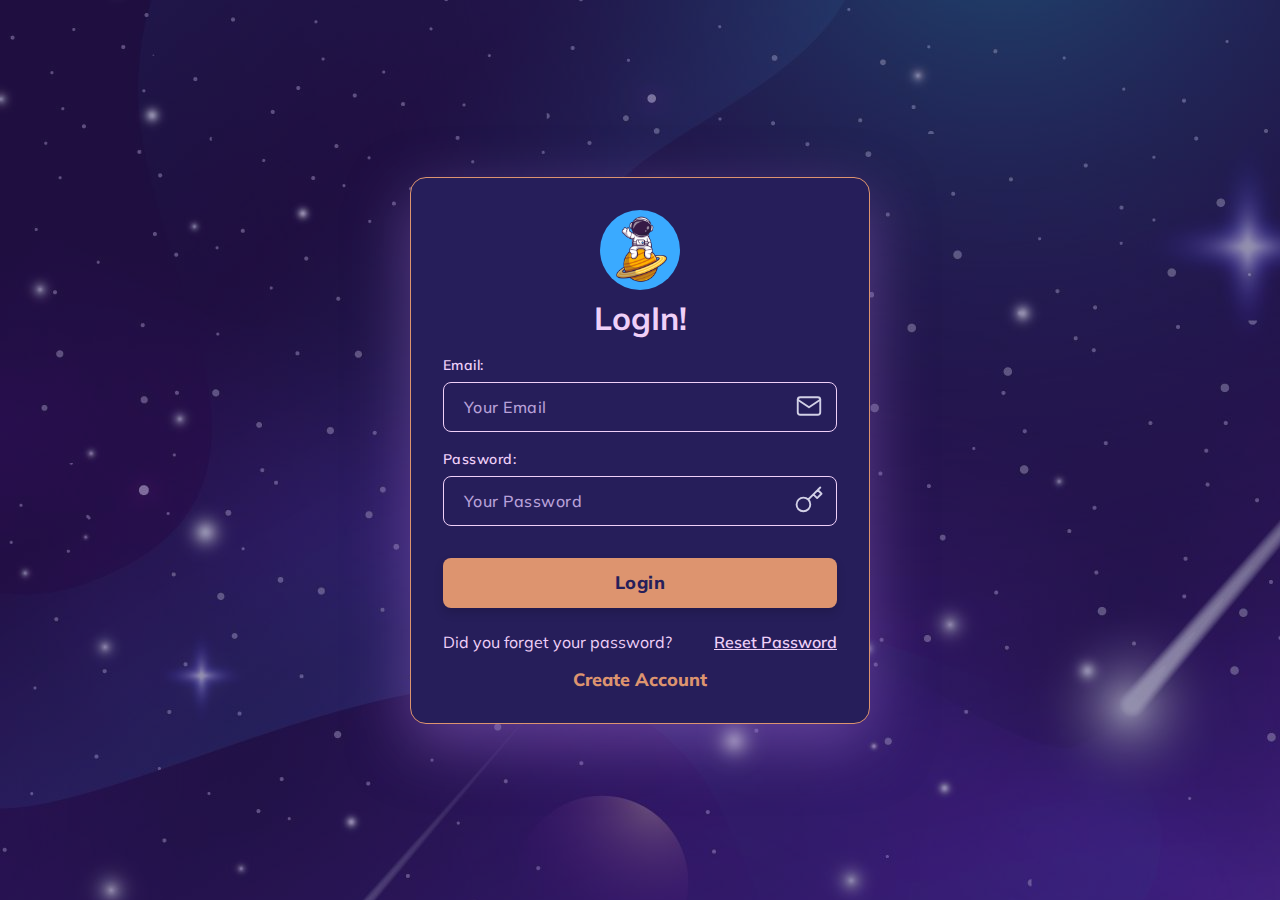
<file: Login Form - Astronomical Theme/index.html>
<!DOCTYPE html>
<html lang="en">
    <head>
        <meta charset="UTF-8">
        <title>Login 01</title>
        <meta name="viewport" content="width=device-width, initial-scale=1.0">
        <link rel="preconnect" href="https://fonts.googleapis.com">
        <link rel="preconnect" href="https://fonts.gstatic.com" crossorigin>
        <link
            href="https://fonts.googleapis.com/css2?family=Mulish&display=swap"
            rel="stylesheet"
        >
        <link rel="stylesheet" href="style.css">
    </head>
    <body>
        <div class="background"></div>
        <div class="centering">
            <form class="my-form">
                <div class="login-welcome-row">
                    <img
                        class="login-welcome"
                        src="astronaut.jpg"
                        alt="Astronaut"
                    >
                    <!-- optimize the image in production -->
                    <h1>LogIn!</h1>
                </div>
                <div class="text-field">
                    <label for="email">Email:</label>
                    <input
                        aria-label="Email"
                        type="email"
                        id="email"
                        name="email"
                        placeholder="Your Email"
                        required
                    >
                    <img
                        alt="Email Icon"
                        title="Email Icon"
                        src="email.svg"
                    >
                </div>
                <div class="text-field">
                    <label for="password">Password:</label>
                    <input
                        id="password"
                        type="password"
                        aria-label="Password"
                        name="password"
                        placeholder="Your Password"
                        title="Minimum 6 characters at least 1 Alphabet and 1 Number"
                        pattern="^(?=.*[A-Za-z])(?=.*\d)[A-Za-z\d]{6,}$"
                        required
                    >
                    <img
                        alt="Password Icon"
                        title="Password Icon"
                        src="password.svg"
                    >
                </div>
                <input type="submit" class="my-form__button" value="Login" >
                <div class="my-form__actions">
                    <div class="my-form__row">
                        <span>Did you forget your password?</span>
                        <a href="#" title="Reset Password">Reset Password</a>
                    </div>
                    <div class="my-form__signup">
                        <a href="#" title="Create Account">Create Account</a>
                    </div>
                </div>
            </form>
        </div>
        <script src="script.js"></script>
    </body>
</html>
</file>
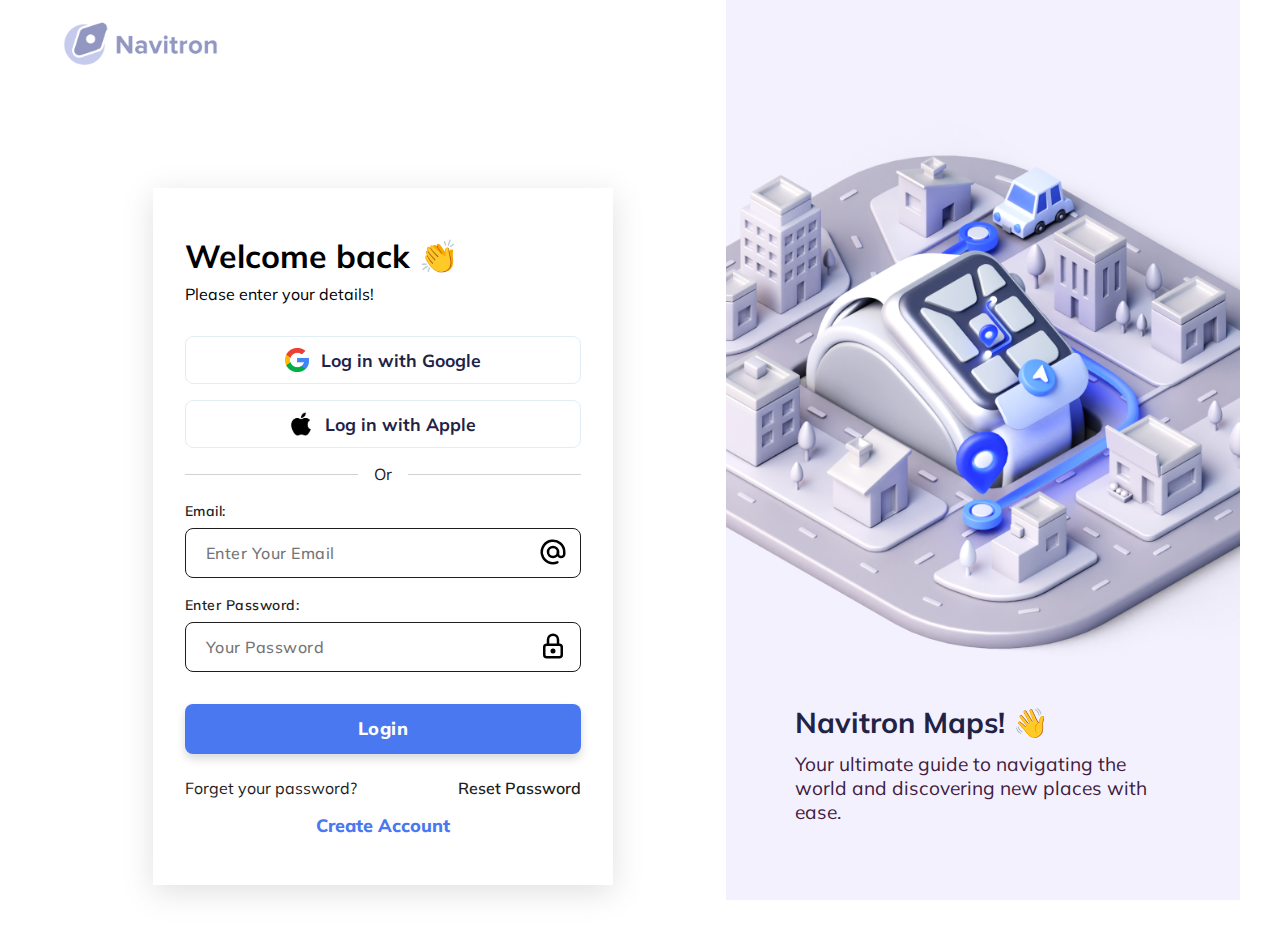
<file: Navitron - Login Form (Minimal)/index.html>
<!DOCTYPE html>
<html lang="en">
    <head>
        <meta charset="UTF-8">
        <title>Login Example</title>
        <meta name="viewport" content="width=device-width, initial-scale=1.0">
        <link rel="stylesheet" href="style.css">
    </head>
    <body>
        <div class="login-wrapper">
            <div class="login-side">
                <a href="#" title="Logo">
                    <img class="logo" src="assets/logo.png" alt="Logo">
                </a>
                <div class="my-form__wrapper">
                    <div class="login-welcome-row">
                        <h1>Welcome back &#x1F44F;</h1>
                        <p>Please enter your details!</p>
                    </div>
                    <form class="my-form">
                        <div class="socials-row">
                            <a
                                href="#"
                                title="Use Google"
                            >
                                <img src="assets/google.png" alt="Google">
                                Log in with Google
                            </a>
                            <a
                                href="#"
                                title="Use Apple"
                            >
                                <img src="assets/apple.png" alt="Apple">
                                Log in with Apple
                            </a>
                        </div>
                        <div class="divider">
                            <div class="divider-line"></div>
                            Or
                            <div class="divider-line"></div>
                        </div>
                        <div class="text-field">
                            <label for="email">Email:</label>
                            <input
                                type="email"
                                id="email"
                                name="email"
                                placeholder="Enter Your Email"
                                required
                            >
                            <img
                                alt="Email Icon"
                                title="Email Icon"
                                src="assets/email.svg"
                            >
                        </div>
                        <div class="text-field">
                            <label for="password">Enter Password:</label>
                            <input
                                id="password"
                                type="password"
                                name="password"
                                placeholder="Your Password"
                                title="Minimum 6 characters at 
                                    least 1 Alphabet and 1 Number"
                                pattern="^(?=.*[A-Za-z])(?=.*\d)[A-Za-z\d]{6,}$"
                                required
                            >
                            <img
                                alt="Password Icon"
                                title="Password Icon"
                                src="assets/password.svg"
                            >
                        </div>
                        <input type="submit" class="my-form__button" value="Login">
                        <div class="my-form__actions">
                            <div class="my-form__row">
                                <span>Forget your password?</span>
                                <a href="#" title="Reset Password">
                                    Reset Password
                                </a>
                            </div>
                            <div class="my-form__signup">
                                <a href="#" title="Create Account">
                                    Create Account
                                </a>
                            </div>
                        </div>
                    </form>
                </div>
            </div>
            <div class="info-side">
                <img src="assets/mock.png" alt="Mock" class="mockup">
                <div class="welcome-message">
                    <h2>Navitron Maps! 👋</h2>
                    <p>
                       Your ultimate guide to navigating the world 
                       and discovering new places with ease.
                    </p>    
                </div>
            </div>
        </div>
        <script src="script.js"></script>
    </body>
</html>
</file>
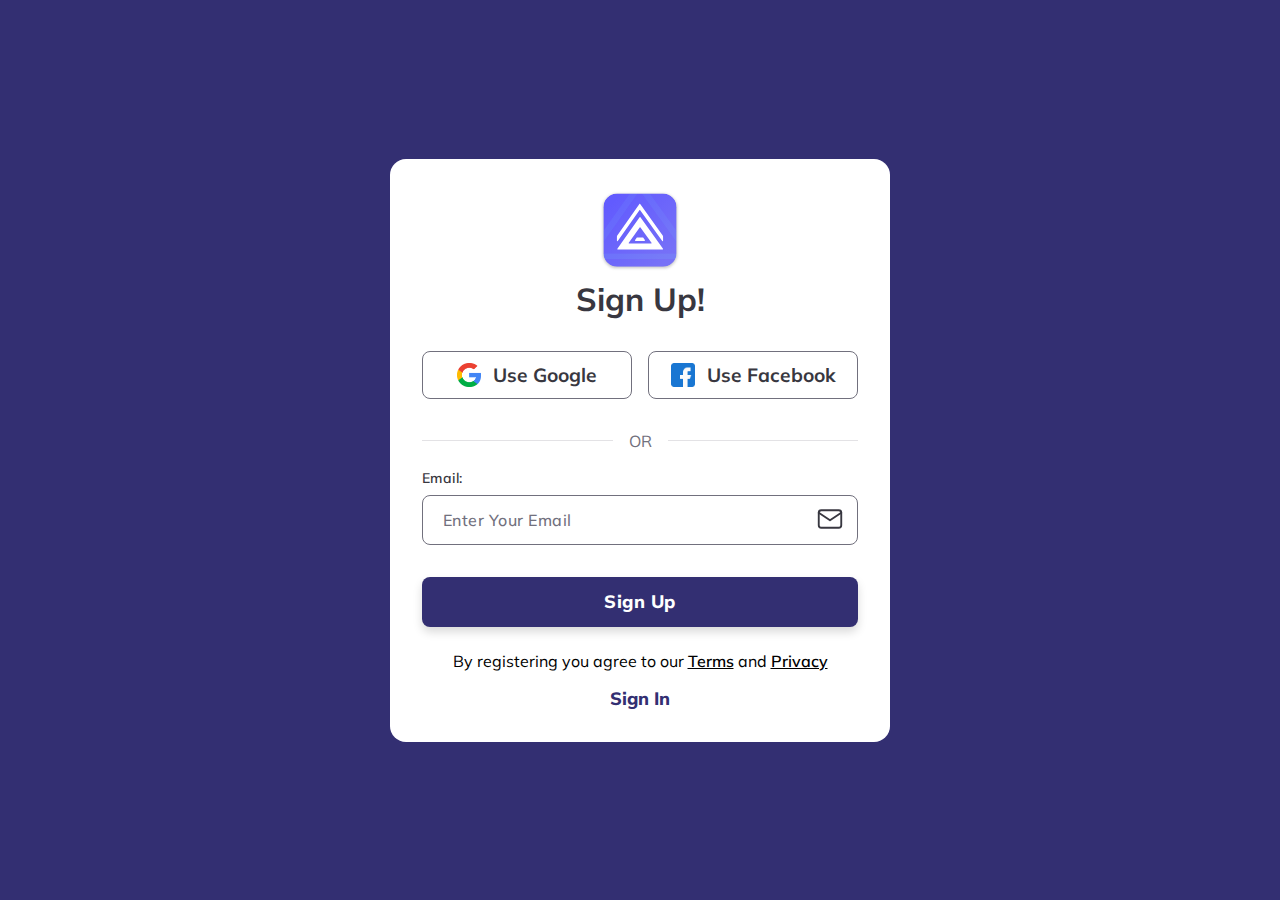
<file: signup Page - Center Card (Blue)/index.html>
<!DOCTYPE html>
<html lang="en">
    <head>
        <meta charset="UTF-8">
        <title>Signup</title>
        <meta
            name="viewport"
            content="width=device-width, initial-scale=1.0"
        >
        <link rel="stylesheet" href="style.css">
    </head>
    <body>
        <div class="background"></div>
        <div class="centering">
            <form class="my-form">
                <div class="signup-welcome-row">
                    <img
                        class="signup-welcome"
                        alt="Logo"
                        src="assets/logo.svg"
                    >
                    <h1>Sign Up!</h1>
                </div>
                <div class="socials-row">
                    <a
                        href="#"
                        title="Use Google"
                    >
                        <img src="assets/google.png" alt="Google">
                        Use Google
                    </a>
                    <a
                        href="#"
                        title="Use Facebook"
                    >
                        <img src="assets/facebook.png" alt="Facebook">
                        Use Facebook
                    </a>
                </div>
                <div class="divider">
                    <div class="divider-line"></div>
                    OR
                    <div class="divider-line"></div>
                </div>
                <div class="my-form__content">
                    <div class="text-field">
                        <label for="email">Email:</label>
                        <input
                            aria-label="Email"
                            type="email"
                            id="email"
                            name="email"
                            placeholder="Enter Your Email"
                            autocomplete="off"
                            required
                        >
                        <svg
                            xmlns="http://www.w3.org/2000/svg"
                            class="icon icon-tabler icon-tabler-mail"
                            width="44" height="44"
                            viewBox="0 0 24 24"
                            stroke-width="1.5"
                            stroke="#A7A2CB"
                            fill="none"
                            stroke-linecap="round"
                            stroke-linejoin="round"
                        >
                            <path stroke="none" d="M0 0h24v24H0z" fill="none"/>
                            <path d="M3 7a2 2 0 0 1 2 -2h14a2 2 0 0 1 2 2v10a2 2 0 0 1 -2 2h-14a2 2 0 0 1 -2 -2v-10z" />
                            <path d="M3 7l9 6l9 -6" />
                        </svg>
                    </div>
                    <!--? more fields -->
                    <input type="submit" class="my-form__button" value="Sign Up">
                </div>
                <div class="my-form__actions">
                    <div>
                        By registering you agree to our
                        <a href="#" title="Reset Password">Terms</a>
                        and <a href="#" title="Reset Password">Privacy</a>
                    </div>
                    <div class="my-form__signin">
                        <a href="#" title="Sign In">Sign In</a>
                    </div>
                </div>
            </form>
        </div>
        <script src="script.js"></script>
    </body>
</html>
</file>
<file: Login Form - Astronomical Theme/style.css>
@import url('https://fonts.googleapis.com/css2?family=Mulish&display=swap');

:root {
    --primary: #DD946F ;
    --primary-hover: #CD7D7C;                
    --secondary: #EFD0F8;
    --secondary-hover: #B8A1D9;
    --aura: #9265CA80;
    --background: #261E5A;
}
* {
    margin: 0;
    padding: 0;
    box-sizing: border-box;
    background-color: var(--background);
    font-family: Mulish;
}

h1 {
    color: var(--secondary);
}

.background {
    content: "";
    position: absolute;
    height: 100vh;
    width: 100vw;
    display: grid;
    place-items: center;
    background-image: url(universe.jpg);
    /* https://www.freepik.com/free-vector/gradient
       -galaxy-background_14658088.htm optimize in prod*/
    opacity: 0.5;
    background-size: 100%;
    background-repeat: no-repeat;
    background-size: auto;

}

.centering {
    display: flex;
    justify-content: center;
    align-items: center;
    height: 100vh;
    width: 100vw;
}

.my-form {
    display: flex;
    flex-direction: column;
    position: relative;
    gap: 16px;
    background-color: var(--background);
    border: 1px solid var(--primary);
    border-radius: 16px;
    box-shadow: 0 20px 60px var(--aura);
    min-width: 280px;
    max-width: 460px;
    width: 100%;
    padding: 32px;
}

.login-welcome {
    height: 80px;
    width: 80px;
    border-radius: 50%;
    object-fit: cover;
}

.login-welcome-row {
    display: flex;
    width: 100%;
    justify-content: center;
    align-items: center;
    flex-direction: column;
    gap: 8px;
}

.my-form__button {
    background-color: var(--primary);
    color: var(--background);
    white-space: nowrap;
    border: none;
    display: flex;
    justify-content: center;
    align-items: center;
    margin-top: 16px;
    line-height: 50px;
    outline: none;
    font-size: 18px;
    letter-spacing: .025em;
    text-decoration: none;
    cursor: pointer;
    font-weight: 800;
    min-height: 50px;
    width: 100%;
    border-radius: 8px;
    box-shadow: 0 5px 10px rgba(0,0,0,.15);
    transition: all .3s ease;
    -webkit-transition: all .3s ease;
}

.text-field input {
    color: var(--secondary);
    font-size: 16px;
    font-weight: 500;
    max-width: 100%;
    width: 100%;
    border: 1px solid var(--secondary);
    height: 50px;
    letter-spacing: .03rem;
    background-color: transparent;
    outline: none;
    transition: .25s;
    border-radius: 8px;
    text-indent: 20px;
    margin-top: 8px;
}


.my-form__button:hover {
    background-color: var(--primary-hover);
}

.text-field {
    position: relative;
}

.text-field input::-webkit-input-placeholder { /* Edge */
    color: var(--secondary-hover);
}

.text-field img {
    position: absolute;
    right: -2px;
    bottom: -4px;
    width: 30px;
    height: 30px;
    transform: translate(-50%,-50%);
    transform-origin: center;
}

.text-field input:focus {
    border: 1px solid var(--primary);
}

.text-field label {
    color: var(--secondary);
    font-size: 14px;
    font-weight: 600;
    letter-spacing: .03rem;
    z-index: 10;
}

.input-icon {
    position: absolute;
    bottom: 0;
    top: 55%;
    right: 8px;
    transform: translate(-50%, -50%);
    transform-origin: center;
}

.my-form__actions {
    display: flex;
    flex-direction: column;
    color: var(--secondary);
    gap: 16px;
    margin-top: 8px;
}

.my-form__actions a {
    color: var(--secondary);
    font-weight: 600;
}

.my-form__actions a:hover {
    color: #a7a2cb;               
}

.my-form__row {
    display: flex;
    justify-content: space-between;
}

.my-form__signup {
    display: flex;
    justify-content: center;
}

.my-form__signup a {
    color: var(--primary);
    font-weight: 800;
    text-decoration: none;
    font-size: 18px;
}

.my-form__signup a:hover {
    color: var(--primary-hover);
}
</file>
<file: Navitron - Login Form (Minimal)/style.css>
@import url('https://fonts.googleapis.com/css2?family=Mulish&display=swap');

:root {
    --primary: #4978F0;
    --primary-light: #E1EEF5;
    --secondary: #1D1D1D;
    --background: #F4F1FF;
    --text: #1F2346;
}

body {
    font-size: 16px;
}

* {
    margin: 0;
    padding: 0;
    box-sizing: border-box;
    font-family: Mulish;
}

.socials-row {
    display: flex;
    gap: 16px;
    flex-wrap: wrap;
}

.socials-row img {
    width: 24px;
    height: 24px;
}

.socials-row > a {
    padding: 8px;
    border-radius: 8px;
    width: 100%;
    min-height: 48px;
    display: flex;
    gap: 12px;
    justify-content: center;
    align-items: center;
    text-decoration: none;
    font-size: 1.1rem;
    color: var(--text);
    padding: 8px;
    border: 1px solid var(--primary-light);
    font-weight: 700;
}

.socials-row > a:hover {
    border: 1px solid var(--primary);
}

.divider {
    display: flex;
    flex-direction: row;
    color: var(--secondary);
    gap: 16px;
    align-items: center;
}

.divider-line {
    width: 100%;
    height: 1px;
    background-color: var(--secondary);
    opacity: .2;
}

.login-wrapper {
    position: relative;
    display: grid;
    grid-template-columns: 4fr 3fr;
    max-width: 1200px;
    margin: 0 auto;
}


.login-side {
    padding: 188px 32px 48px 32px;
    display: flex;
    justify-content: center;
    align-items: start;
}

.info-side {
    height: 100vh;
    padding: 84px 48px 48px 32px;
    color: #401B3D;
    display: flex;
    overflow: hidden;
    flex-direction: column;
    justify-content: start;
    align-items: center;
    background-color: var(--background);
}

.info-side h2 {
    margin-top: 48px;
    color: var(--text);
    font-size: 1.8rem;
    margin-bottom: 12px;
}

.info-side p {
    font-size: 1.2rem;
}

.info-side img {
    max-width: 860px;
}

.welcome-message {
    max-width: 360px;
}

.logo {
    height: 48px;
    position: absolute;
    top: 20px;
    left: 20px;
}

.my-form__wrapper {
    display: flex;
    flex-direction: column;
    align-items: center;
    gap: 32px;
    max-width: 460px;
    width: 100%;
    padding: 48px 32px;
    height: fit-content;
    box-shadow: 
        rgba(100, 100, 111, 0.2)
        0px 7px 29px 0px;
}

.my-form {
    display: flex;
    flex-direction: column;
    justify-content: start;
    position: relative;
    gap: 16px;
}

.login-welcome {
    height: 80px;
    width: 80px;
    border-radius: 50%;
    object-fit: cover;
}

.login-welcome-row {
    display: flex;
    width: 100%;
    flex-direction: column;
    gap: 8px;
}

.my-form__button {
    background-color: var(--primary);
    color: white;
    white-space: nowrap;
    border: none;
    display: flex;
    justify-content: center;
    align-items: center;
    margin-top: 16px;
    line-height: 50px;
    outline: none;
    font-size: 18px;
    letter-spacing: .025em;
    text-decoration: none;
    cursor: pointer;
    font-weight: 800;
    min-height: 50px;
    width: 100%;
    border-radius: 8px;
    box-shadow: 0 5px 10px rgba(0,0,0,.15);
    transition: all .3s ease;
    -webkit-transition: all .3s ease;
}

.my-form__actions {
    display: flex;
    flex-direction: column;
    color: var(--secondary);
    gap: 16px;
    margin-top: 8px;
}

.my-form__actions a {
    color: var(--secondary);
    font-weight: 600;
    text-decoration: none;
}

.my-form__actions a:hover {
    text-decoration: underline;
}

.my-form__row {
    display: flex;
    justify-content: space-between;
}

.my-form__signup {
    display: flex;
    justify-content: center;
}

.my-form__signup a {
    color: var(--primary);
    font-weight: 800;
    text-decoration: none;
    font-size: 18px;
    transition: 0.4s;
}

.my-form__signup a:hover {
    text-decoration: 
    none;
    color: #0f2a6e;
}

.text-field input {
    color: var(--secondary);
    font-size: 16px;
    font-weight: 500;
    max-width: 100%;
    width: 100%;
    border: 1px solid var(--secondary);
    height: 50px;
    letter-spacing: .03rem;
    background-color: transparent;
    outline: none;
    transition: .25s;
    border-radius: 8px;
    text-indent: 20px;
    margin-top: 8px;
}

.text-field {
    position: relative;
}

.text-field img {
    position: absolute;
    right: -2px;
    bottom: -4px;
    width: 30px;
    height: 30px;
    transform: translate(-50%,-50%);
    transform-origin: center;
}

.text-field input:focus {
    border: 1px solid var(--primary);
}

.text-field label {
    color: var(--secondary);
    font-size: 14px;
    font-weight: 600;
    letter-spacing: .03rem;
    z-index: 10;
}

@media (max-width: 640px) {
    .login-wrapper {
        grid-template-columns: 1fr;
        height: 100vh;
    }
    
    .info-side {
        flex-direction: column-reverse;
        padding: 48px 48px 48px 32px;
    }
}
</file>
<file: signup Page - Center Card (Blue)/style.css>
@import url('https://fonts.googleapis.com/css2?family=Mulish&display=swap');

:root {
    --primary: #332f72;
    --primary-hover: #46429e;                
    --text: #383740;
    --text-lighter: #71707d;
}

* {
    margin: 0;
    padding: 0;
    box-sizing: border-box;
    font-family: Mulish;
}

h1 {
    color: var(--text);
}

.background {
    content: "";
    position: absolute;
    height: 100vh;
    width: 100vw;
    display: grid;
    place-items: center;
    background-color: var(--primary);
}

.socials-row {
    display: flex;
    gap: 16px;
    margin: 16px 0px ;
}

.socials-row img {
    width: 24px;
    height: 24px;
}

.socials-row > a {
    background-color: var(--secondary);
    border-radius: 8px;
    width: 100%;
    min-height: 48px;
    display: flex;
    gap: 12px;
    justify-content: center;
    align-items: center;
    text-decoration: none;
    font-size: 1.2rem;
    color: var(--text);
    border: 1px solid var(--text-lighter);
    font-weight: 700;
}

.socials-row > a:hover {
    background-color: var(--secondary-hover);
    border: 1px solid var(--primary);
}

.divider {
    display: flex;
    flex-direction: row;
    color: var(--text-lighter);
    gap: 16px;
    align-items: center;
}

.divider-line {
    width: 100%;
    height: 1px;
    background-color: var(--text-lighter);
    opacity: .2;
}

.centering {
    display: flex;
    justify-content: center;
    align-items: center;
    height: 100vh;
    width: 100vw;
}

.my-form {
    display: flex;
    flex-direction: column;
    position: relative;
    gap: 16px;
    background-color: white;
    border-radius: 16px;
    box-shadow: 0 20px 60px var(--aura);
    min-width: 280px;
    max-width: 500px;
    width: 100%;
    padding: 32px;
}

.signup-welcome {
    height: 80px;
    width: 80px;
    object-fit: cover;
}

.signup-welcome-row {
    display: flex;
    width: 100%;
    justify-content: center;
    align-items: center;
    flex-direction: column;
    gap: 8px;
}

.my-form__button {
    background-color: var(--primary);
    color: white;
    white-space: nowrap;
    border: none;
    display: flex;
    justify-content: center;
    align-items: center;
    margin-top: 16px;
    line-height: 50px;
    outline: none;
    font-size: 18px;
    letter-spacing: .025em;
    text-decoration: none;
    cursor: pointer;
    font-weight: 800;
    min-height: 50px;
    width: 100%;
    border-radius: 8px;
    box-shadow: 0 5px 10px rgba(0,0,0,.15);
    transition: all .3s ease;
    -webkit-transition: all .3s ease;
}

.text-field input {
    color: var(--text-lighter);
    font-size: 16px;
    font-weight: 500;
    max-width: 100%;
    width: 100%;
    border: 1px solid var(--text-lighter);
    height: 50px;
    color: var(--text);
    letter-spacing: .03rem;
    background-color: transparent;
    outline: none;
    transition: .25s;
    border-radius: 8px;
    text-indent: 20px;
    margin-top: 8px;
}

.text-field input:focus {
    border: 1px solid var(--primary);
}

.my-form__button:hover {
    background-color: var(--primary-hover);
}

.text-field {
    position: relative;
}

.text-field input::-webkit-input-placeholder {
    color: var(--text-lighter);
}

.text-field svg {
    position: absolute;
    right: -2px;
    bottom: -4px;
    width: 30px;
    height: 30px;
    transform: translate(-50%,-50%);
    transform-origin: center;
    stroke: var(--text);
}

.text-field input:focus + svg {
    stroke: var(--primary);
}

.text-field label {
    color: var(--text);
    font-size: 14px;
    font-weight: 600;
    letter-spacing: .03rem;
    z-index: 10;
}

.text-field label:has(+ input:focus) {
    color: var(--primary);
}

.input-icon {
    position: absolute;
    bottom: 0;
    top: 55%;
    right: 8px;
    transform: translate(-50%, -50%);
    transform-origin: center;
}

.my-form__actions {
    display: flex;
    flex-direction: column;
    text-align: center;
    gap: 16px;
    margin-top: 8px;
}

.my-form__content {
    display: flex;
    flex-direction: column;
    gap: 16px;
}

.my-form__actions a {
    color: var(--secondary);
    font-weight: 600;
}

.my-form__actions a:hover {
    text-decoration: underline;          
}

.my-form__row {
    display: flex;
    justify-content: space-between;
}

.my-form__signin {
    display: flex;
    justify-content: center;
}

.my-form__signin a {
    color: var(--primary);
    font-weight: 800;
    text-decoration: none;
    font-size: 18px;
}

.my-form__signin a:hover {
    text-decoration: underline;
}
</file>
